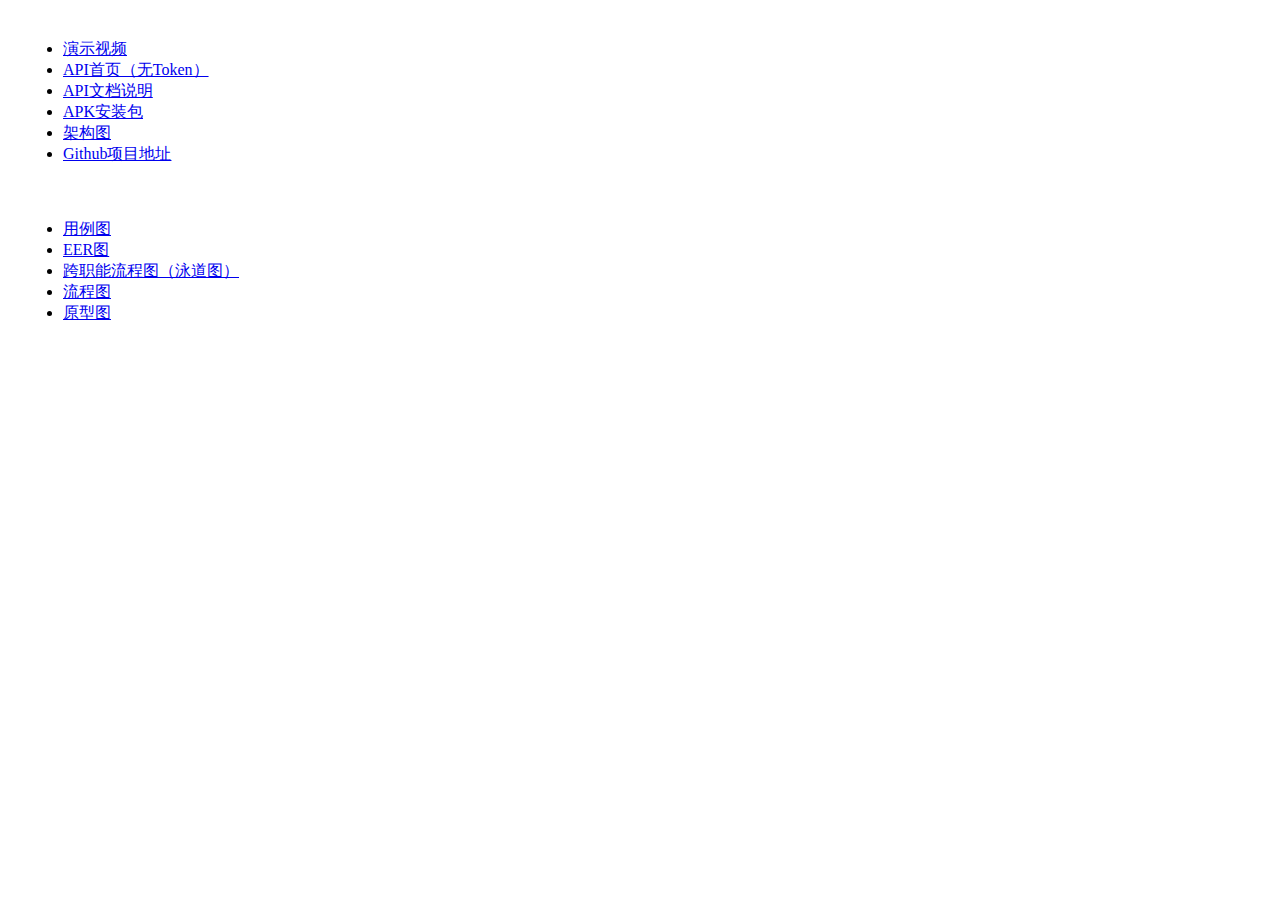
<file: demo/index.html>
<!DOCTYPE html>
<html lang="en">
<head>
    <meta charset="UTF-8">
    <title>RealFriend小组展示材料</title>
</head>
<body>
    <div style="padding: 15px">
        <ul>
        	<li><a href="http://lc-wHB0KIRg.cn-n1.lcfile.com/57245379d26f64d38345.mp4">演示视频</a></li>
            <li><a href="http://40.83.99.39/">API首页（无Token）</a></li>
            <li><a href="api.html">API文档说明</a></li>
            <li><a href="http://lc-s6yhJItt.cn-n1.lcfile.com/36700bbfd4898232e1c4.apk">APK安装包</a></li>
            <li><a href="img/framework.png">架构图</a></li>
            <li><a href="https://github.com/ACMoretxj/RealFriend">Github项目地址</a></li>
            <br /><br /><br />
            <li><a href="img/use-case.jpg">用例图</a></li>
            <li><a href="img/eer.jpg">EER图</a></li>
            <li><a href="img/cfpc.png">跨职能流程图（泳道图）</a></li>
            <li><a href="img/flow.png">流程图</a></li>
            <li><a href="proto/index.html">原型图</a></li>
        </ul>
    </div>
</body>
</html>
</file>
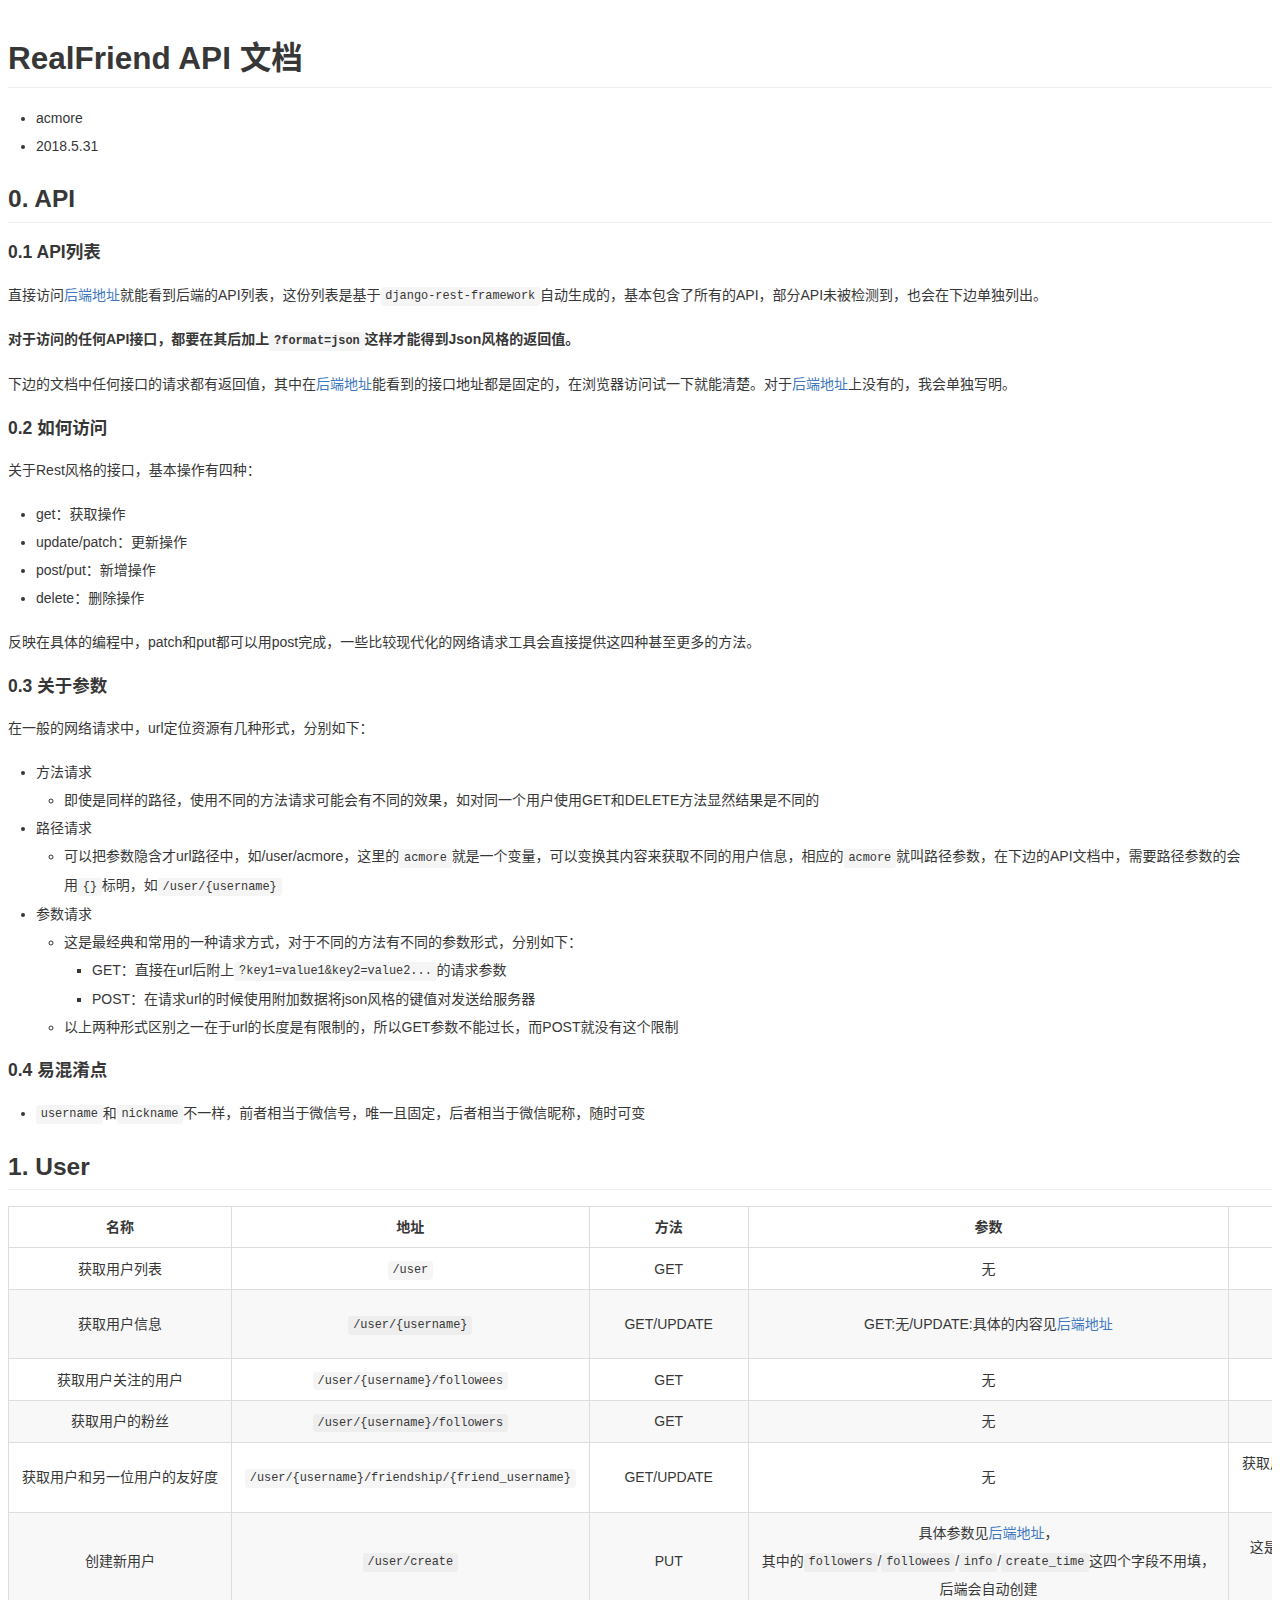
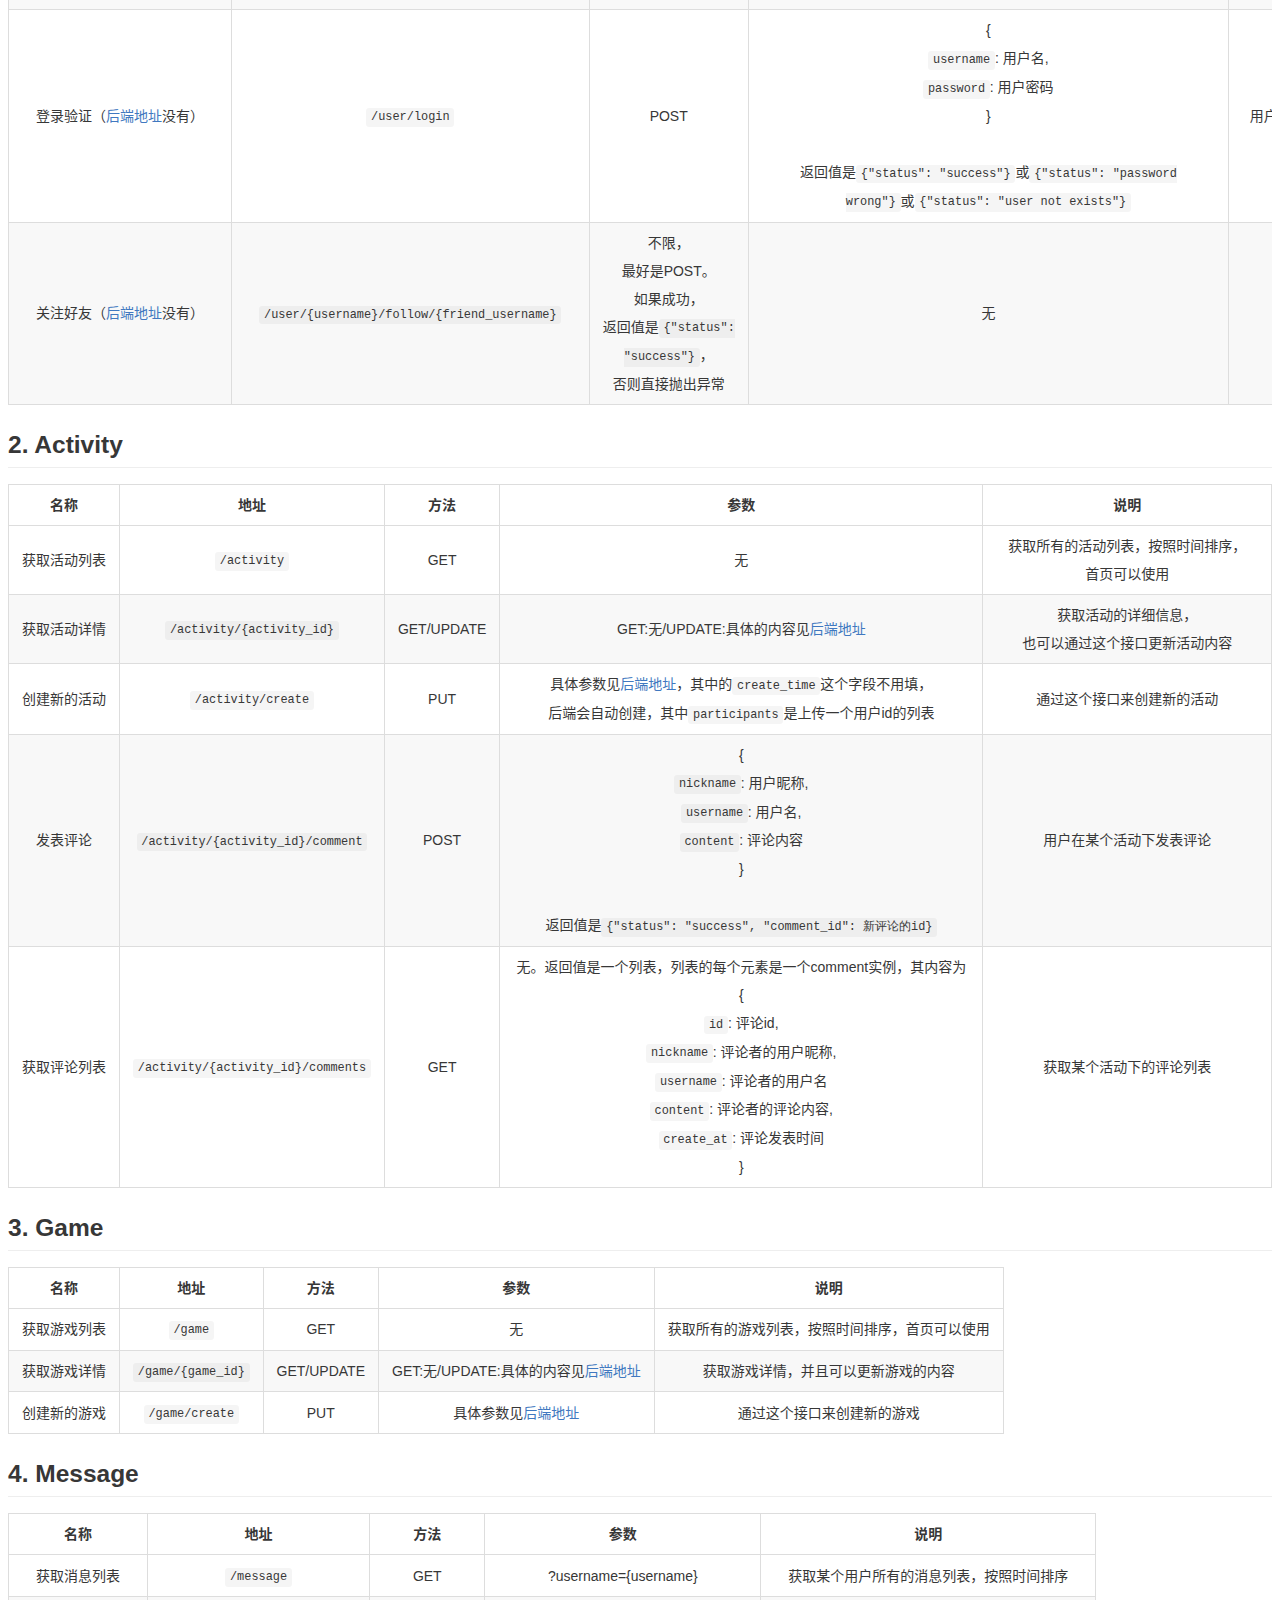
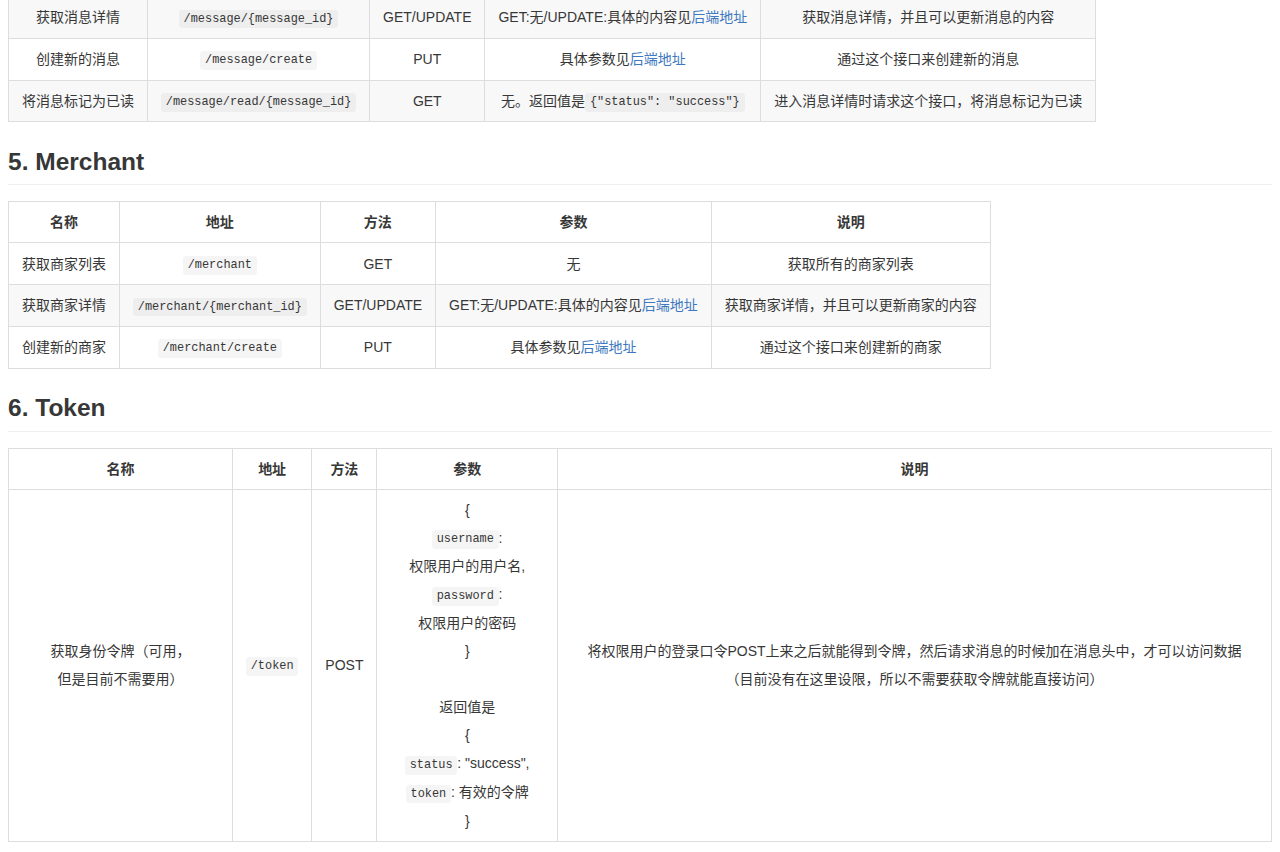
<file: demo/api.html>
<!doctype html>
<html>
<head><meta charset="utf-8"><style>#right-panel {
    background-color: #fff;
}

#right-panel .cover-top {
    background: linear-gradient(to bottom, #fff 50%, transparent);
}

#cover-bottom #cover-bottom-background-right {
    background: #fff;
}

@font-face {
  font-family: octicons-link;
  src: url([data-uri]) format('woff');
}

#container {
  -ms-text-size-adjust: 100%;
  -webkit-text-size-adjust: 100%;
  color: #373737;
  font-family: "Roboto", "Noto Sans", "Ubuntu", "Helvetica Neue", Helvetica, "Segoe UI", Arial, sans-serif, "Noto Sans CJK SC", "Source Han Sans SC", "Microsoft Yahei";
  font-size: 14px;
  line-height: 2;
  word-wrap: break-word;
  background-color: #fff;
}

#container a {
  background-color: transparent;
  -webkit-text-decoration-skip: objects;
}

#container a:active,
#container a:hover {
  outline-width: 0;
}

#container strong {
  font-weight: inherit;
}

#container strong {
  font-weight: bolder;
}

#container h1 {
  font-size: 2em;
  margin: 0.67em 0;
}

#container img {
  border-style: none;
}

#container svg:not(:root) {
  overflow: hidden;
}

#container code,
#container kbd,
#container pre {
  font-family: "Roboto Mono", "Ubuntu Mono", "Menlo", "Consolas", monospace;
  font-size: 1em;
}

#container hr {
  box-sizing: content-box;
  height: 0;
  overflow: visible;
}

#container input {
  font: inherit;
  margin: 0;
}

#container input {
  overflow: visible;
}

#container button:-moz-focusring,
#container [type="button"]:-moz-focusring,
#container [type="reset"]:-moz-focusring,
#container [type="submit"]:-moz-focusring {
  outline: 1px dotted ButtonText;
}

#container [type="checkbox"] {
  box-sizing: border-box;
  padding: 0;
}

#container table {
  border-spacing: 0;
  border-collapse: collapse;
}

#container td,
#container th {
  padding: 0;
}

#container * {
  box-sizing: border-box;
}

#container input {
  font: 13px/1.4 Helvetica, arial, nimbussansl, liberationsans, freesans, clean, sans-serif, "Apple Color Emoji", "Segoe UI Emoji", "Segoe UI Symbol";
}

#container a {
  color: #4078c0;
  text-decoration: none;
}

#container a:hover,
#container a:active {
  text-decoration: underline;
}

#container hr {
  height: 0;
  margin: 15px 0;
  overflow: hidden;
  background: transparent;
  border: 0;
  border-bottom: 1px solid #ddd;
}

#container hr::before {
  display: table;
  content: "";
}

#container hr::after {
  display: table;
  clear: both;
  content: "";
}

#container h1,
#container h2,
#container h3,
#container h4,
#container h5,
#container h6 {
  margin-top: 0;
  margin-bottom: 0;
  line-height: 1.5;
}

#container h1 {
  font-size: 30px;
}

#container h2 {
  font-size: 21px;
}

#container h3 {
  font-size: 16px;
}

#container h4 {
  font-size: 14px;
}

#container h5 {
  font-size: 12px;
}

#container h6 {
  font-size: 11px;
}

#container p {
  margin-top: 0;
  margin-bottom: 10px;
}

#container blockquote {
  margin: 0;
}

#container ul,
#container ol {
  padding-left: 0;
  margin-top: 0;
  margin-bottom: 0;
}

#container ol ol,
#container ul ol {
  list-style-type: lower-roman;
}

#container ul ul ol,
#container ul ol ol,
#container ol ul ol,
#container ol ol ol {
  list-style-type: lower-alpha;
}

#container dd {
  margin-left: 0;
}

#container code {
  font-family: "Roboto Mono", "Ubuntu Mono", "Menlo", "Consolas", monospace;
  font-size: 12px;
}

#container pre {
  margin-top: 0;
  margin-bottom: 0;
  font: 12px "Roboto Mono", "Ubuntu Mono", "Menlo", "Consolas", monospace;
}

#container .pl-0 {
  padding-left: 0 !important;
}

#container .pl-1 {
  padding-left: 3px !important;
}

#container .pl-2 {
  padding-left: 6px !important;
}

#container .pl-3 {
  padding-left: 12px !important;
}

#container .pl-4 {
  padding-left: 24px !important;
}

#container .pl-5 {
  padding-left: 36px !important;
}

#container .pl-6 {
  padding-left: 48px !important;
}

#container .form-select::-ms-expand {
  opacity: 0;
}

#container:before {
  display: table;
  content: "";
}

#container:after {
  display: table;
  clear: both;
  content: "";
}

#container>*:first-child {
  margin-top: 0 !important;
}

#container>*:last-child {
  margin-bottom: 0 !important;
}

#container a:not([href]) {
  color: inherit;
  text-decoration: none;
}

#container .anchor {
  display: inline-block;
  padding-right: 2px;
  margin-left: -18px;
}

#container .anchor:focus {
  outline: none;
}

#container h1,
#container h2,
#container h3,
#container h4,
#container h5,
#container h6 {
  margin-top: 1em;
  margin-bottom: 16px;
  font-weight: bold;
  line-height: 1.4;
}

#container h1 .octicon-link,
#container h2 .octicon-link,
#container h3 .octicon-link,
#container h4 .octicon-link,
#container h5 .octicon-link,
#container h6 .octicon-link {
  color: #000;
  vertical-align: middle;
  visibility: hidden;
}

#container h1:hover .anchor,
#container h2:hover .anchor,
#container h3:hover .anchor,
#container h4:hover .anchor,
#container h5:hover .anchor,
#container h6:hover .anchor {
  text-decoration: none;
}

#container h1:hover .anchor .octicon-link,
#container h2:hover .anchor .octicon-link,
#container h3:hover .anchor .octicon-link,
#container h4:hover .anchor .octicon-link,
#container h5:hover .anchor .octicon-link,
#container h6:hover .anchor .octicon-link {
  visibility: visible;
}

#container h1 {
  padding-bottom: 0.3em;
  font-size: 2.25em;
  line-height: 1.2;
  border-bottom: 1px solid #eee;
}

#container h1 .anchor {
  line-height: 1;
}

#container h2 {
  padding-bottom: 0.3em;
  font-size: 1.75em;
  line-height: 1.225;
  border-bottom: 1px solid #eee;
}

#container h2 .anchor {
  line-height: 1;
}

#container h3 {
  font-size: 1.5em;
  line-height: 1.43;
}

#container h3 .anchor {
  line-height: 1.2;
}

#container h4 {
  font-size: 1.25em;
}

#container h4 .anchor {
  line-height: 1.2;
}

#container h5 {
  font-size: 1em;
}

#container h5 .anchor {
  line-height: 1.1;
}

#container h6 {
  font-size: 1em;
  color: #777;
}

#container h6 .anchor {
  line-height: 1.1;
}

#container p,
#container blockquote,
#container ul,
#container ol,
#container dl,
#container table,
#container pre {
  margin-top: 0;
  margin-bottom: 16px;
}

#container hr {
  height: 4px;
  padding: 0;
  margin: 16px 0;
  background-color: #e7e7e7;
  border: 0 none;
}

#container ul,
#container ol {
  padding-left: 2em;
}

#container ul ul,
#container ul ol,
#container ol ol,
#container ol ul {
  margin-top: 0;
  margin-bottom: 0;
}

#container li>p {
  margin-top: 16px;
}

#container dl {
  padding: 0;
}

#container dl dt {
  padding: 0;
  margin-top: 16px;
  font-size: 1em;
  font-style: italic;
  font-weight: bold;
}

#container dl dd {
  padding: 0 16px;
  margin-bottom: 16px;
}

#container blockquote {
  padding: 0 15px;
  color: #777;
  border-left: 4px solid #ddd;
}

#container blockquote>:first-child {
  margin-top: 0;
}

#container blockquote>:last-child {
  margin-bottom: 0;
}

#container table {
  display: block;
  width: 100%;
  overflow: auto;
  word-break: normal;
  word-break: keep-all;
}

#container table th {
  font-weight: bold;
}

#container table th,
#container table td {
  padding: 6px 13px;
  border: 1px solid #ddd;
}

#container table tr {
  background-color: #fff;
  border-top: 1px solid #ccc;
}

#container table tr:nth-child(2n) {
  background-color: #f8f8f8;
}

#container img {
  max-width: 100%;
  box-sizing: content-box;
  background-color: #fff;
}

#container code {
  padding: 0;
  padding-top: 0.2em;
  padding-bottom: 0.2em;
  margin: 0;
  font-size: 85%;
  background-color: rgba(0,0,0,0.04);
  border-radius: 3px;
}

#container code:before,
#container code:after {
  letter-spacing: -0.2em;
  content: "\00a0";
}

#container pre>code {
  padding: 0;
  margin: 0;
  font-size: 100%;
  word-break: normal;
  white-space: pre;
  background: transparent;
  border: 0;
}

#container .highlight {
  margin-bottom: 16px;
}

#container .highlight pre,
#container pre {
  padding: 16px;
  overflow: auto;
  font-size: 85%;
  line-height: 1.45;
  background-color: #f7f7f7;
  border-radius: 3px;
}

#container .highlight pre {
  margin-bottom: 0;
  word-break: normal;
}

#container pre {
  word-wrap: normal;
}

#container pre code {
  display: inline;
  max-width: initial;
  padding: 0;
  margin: 0;
  overflow: initial;
  line-height: inherit;
  word-wrap: normal;
  background-color: transparent;
  border: 0;
}

#container pre code:before,
#container pre code:after {
  content: normal;
}

#container kbd {
  display: inline-block;
  padding: 3px 5px;
  font-size: 11px;
  line-height: 10px;
  color: #555;
  vertical-align: middle;
  background-color: #fcfcfc;
  border: solid 1px #ccc;
  border-bottom-color: #bbb;
  border-radius: 3px;
  box-shadow: inset 0 -1px 0 #bbb;
}

#container .pl-c {
  color: #969896;
}

#container .pl-c1,
#container .pl-s .pl-v {
  color: #0086b3;
}

#container .pl-e,
#container .pl-en {
  color: #795da3;
}

#container .pl-s .pl-s1,
#container .pl-smi {
  color: #333;
}

#container .pl-ent {
  color: #63a35c;
}

#container .pl-k {
  color: #a71d5d;
}

#container .pl-pds,
#container .pl-s,
#container .pl-s .pl-pse .pl-s1,
#container .pl-sr,
#container .pl-sr .pl-cce,
#container .pl-sr .pl-sra,
#container .pl-sr .pl-sre {
  color: #183691;
}

#container .pl-v {
  color: #ed6a43;
}

#container .pl-id {
  color: #b52a1d;
}

#container .pl-ii {
  background-color: #b52a1d;
  color: #f8f8f8;
}

#container .pl-sr .pl-cce {
  color: #63a35c;
  font-weight: bold;
}

#container .pl-ml {
  color: #693a17;
}

#container .pl-mh,
#container .pl-mh .pl-en,
#container .pl-ms {
  color: #1d3e81;
  font-weight: bold;
}

#container .pl-mq {
  color: #008080;
}

#container .pl-mi {
  color: #333;
  font-style: italic;
}

#container .pl-mb {
  color: #333;
  font-weight: bold;
}

#container .pl-md {
  background-color: #ffecec;
  color: #bd2c00;
}

#container .pl-mi1 {
  background-color: #eaffea;
  color: #55a532;
}

#container .pl-mdr {
  color: #795da3;
  font-weight: bold;
}

#container .pl-mo {
  color: #1d3e81;
}

#container kbd {
  display: inline-block;
  padding: 3px 5px;
  font: 11px "Roboto Mono", "Ubuntu Mono", "Menlo", "Consolas", monospace;
  line-height: 10px;
  color: #555;
  vertical-align: middle;
  background-color: #fcfcfc;
  border: solid 1px #ccc;
  border-bottom-color: #bbb;
  border-radius: 3px;
  box-shadow: inset 0 -1px 0 #bbb;
}

#container .full-commit .btn-outline:not(:disabled):hover {
  color: #4078c0;
  border: 1px solid #4078c0;
}

#container :checked+.radio-label {
  position: relative;
  z-index: 1;
  border-color: #4078c0;
}

#container .octicon {
  display: inline-block;
  vertical-align: text-top;
  fill: currentColor;
}

#container .task-list-item {
  list-style-type: none;
}

#container .task-list-item+.task-list-item {
  margin-top: 3px;
}

#container .task-list-item input {
  margin: 0 0.2em 0.25em -1.6em;
  vertical-align: middle;
}

#container hr {
  border-bottom-color: #eee;
}
</style></head><body id="container" class="export export-html"><span i="1"><h1 id="realfriend-api-">RealFriend API 文档</h1>
</span><span i="2"><ul>
<li><span i="2">acmore</span></li>
<li><span i="3">2018.5.31</span></li>
</ul>
</span><span i="6"><h2 id="0-api">0. API</h2>
</span><span i="7"><h4 id="0-1-api-">0.1 API列表</h4>
</span><span i="8"><p>直接访问<a href="http://real.chinanorth.cloudapp.chinacloudapi.cn/">后端地址</a>就能看到后端的API列表，这份列表是基于<code>django-rest-framework</code>自动生成的，基本包含了所有的API，部分API未被检测到，也会在下边单独列出。</p>
</span><span i="10"><p><strong>对于访问的任何API接口，都要在其后加上<code>?format=json</code>这样才能得到Json风格的返回值。</strong></p>
</span><span i="12"><p>下边的文档中任何接口的请求都有返回值，其中在<a href="http://real.chinanorth.cloudapp.chinacloudapi.cn/">后端地址</a>能看到的接口地址都是固定的，在浏览器访问试一下就能清楚。对于<a href="http://real.chinanorth.cloudapp.chinacloudapi.cn/">后端地址</a>上没有的，我会单独写明。</p>
</span><span i="14"><h4 id="0-2-">0.2 如何访问</h4>
</span><span i="15"><p>关于Rest风格的接口，基本操作有四种：</p>
</span><span i="16"><ul>
<li><span i="16">get：获取操作</span></li>
<li><span i="17">update/patch：更新操作</span></li>
<li><span i="18">post/put：新增操作</span></li>
<li><span i="19">delete：删除操作</span></li>
</ul>
</span><span i="22"><p>反映在具体的编程中，patch和put都可以用post完成，一些比较现代化的网络请求工具会直接提供这四种甚至更多的方法。</p>
</span><span i="24"><h4 id="0-3-">0.3 关于参数</h4>
</span><span i="25"><p>在一般的网络请求中，url定位资源有几种形式，分别如下：</p>
</span><span i="26"><ul>
<li><span i="26">方法请求</span><span i="27"><ul>
<li><span i="27">即使是同样的路径，使用不同的方法请求可能会有不同的效果，如对同一个用户使用GET和DELETE方法显然结果是不同的</span></li>
</ul>
</span></li>
<li><span i="28">路径请求</span><span i="29"><ul>
<li><span i="29">可以把参数隐含才url路径中，如/user/acmore，这里的<code>acmore</code>就是一个变量，可以变换其内容来获取不同的用户信息，相应的<code>acmore</code>就叫路径参数，在下边的API文档中，需要路径参数的会用<code>{}</code>标明，如<code>/user/{username}</code></span></li>
</ul>
</span></li>
<li><span i="30">参数请求</span><span i="31"><ul>
<li><span i="31">这是最经典和常用的一种请求方式，对于不同的方法有不同的参数形式，分别如下：</span><span i="32"><ul>
<li><span i="32">GET：直接在url后附上<code>?key1=value1&amp;key2=value2...</code>的请求参数</span></li>
<li><span i="33">POST：在请求url的时候使用附加数据将json风格的键值对发送给服务器</span></li>
</ul>
</span></li>
<li><span i="34">以上两种形式区别之一在于url的长度是有限制的，所以GET参数不能过长，而POST就没有这个限制</span></li>
</ul>
</span></li>
</ul>
</span><span i="37"><h4 id="0-4-">0.4 易混淆点</h4>
</span><span i="38"><ul>
<li><span i="38"><code>username</code>和<code>nickname</code>不一样，前者相当于微信号，唯一且固定，后者相当于微信昵称，随时可变</span></li>
</ul>
</span><span i="42"><h2 id="1-user">1. User</h2>
</span><span i="43"><table>
<thead>
<tr>
<th style="text-align:center">名称</th>
<th style="text-align:center">地址</th>
<th style="text-align:center">方法</th>
<th style="text-align:center">参数</th>
<th style="text-align:center">说明</th>
</tr>
</thead>
<tbody>
<tr>
<td style="text-align:center">获取用户列表</td>
<td style="text-align:center"><code>/user</code></td>
<td style="text-align:center">GET</td>
<td style="text-align:center">无</td>
<td style="text-align:center">这是后台检测状态的API，客户端用不到</td>
</tr>
<tr>
<td style="text-align:center">获取用户信息</td>
<td style="text-align:center"><code>/user/{username}</code></td>
<td style="text-align:center">GET/UPDATE</td>
<td style="text-align:center">GET:无/UPDATE:具体的内容见<a href="http://real.chinanorth.cloudapp.chinacloudapi.cn/">后端地址</a></td>
<td style="text-align:center">获取用户详细信息的API，同时使用UPDATE方法可以更新用户信息（只需要保持用户id不变）</td>
</tr>
<tr>
<td style="text-align:center">获取用户关注的用户</td>
<td style="text-align:center"><code>/user/{username}/followees</code></td>
<td style="text-align:center">GET</td>
<td style="text-align:center">无</td>
<td style="text-align:center">获取用户关注的人（而不是粉丝）</td>
</tr>
<tr>
<td style="text-align:center">获取用户的粉丝</td>
<td style="text-align:center"><code>/user/{username}/followers</code></td>
<td style="text-align:center">GET</td>
<td style="text-align:center">无</td>
<td style="text-align:center">获取用户的粉丝（关注用户的人）</td>
</tr>
<tr>
<td style="text-align:center">获取用户和另一位用户的友好度</td>
<td style="text-align:center"><code>/user/{username}/friendship/{friend_username}</code></td>
<td style="text-align:center">GET/UPDATE</td>
<td style="text-align:center">无</td>
<td style="text-align:center">获取用户名为<code>username</code>的用户和用户名为<code>friend_username</code>的用户之间的友好度，并且可以通过这个接口来更新数值</td>
</tr>
<tr>
<td style="text-align:center">创建新用户</td>
<td style="text-align:center"><code>/user/create</code></td>
<td style="text-align:center">PUT</td>
<td style="text-align:center">具体参数见<a href="http://real.chinanorth.cloudapp.chinacloudapi.cn/">后端地址</a>，其中的<code>followers</code>/<code>followees</code>/<code>info</code>/<code>create_time</code>这四个字段不用填，后端会自动创建</td>
<td style="text-align:center">这是用户注册时使用的接口，如果请求成功则说明用户注册成功，否则说明失败，具体的失败信息现在还没做</td>
</tr>
<tr>
<td style="text-align:center">登录验证（<a href="http://real.chinanorth.cloudapp.chinacloudapi.cn/">后端地址</a>没有）</td>
<td style="text-align:center"><code>/user/login</code></td>
<td style="text-align:center">POST</td>
<td style="text-align:center">{<br><code>username</code>: 用户名,<br><code>password</code>: 用户密码<br>}<br><br>返回值是<code>{"status": "success"}</code>或<code>{"status": "password wrong"}</code>或<code>{"status": "user not exists"}</code></td>
<td style="text-align:center">用户的登录验证，返回三种状态分别表示登录成功、用户密码错误以及用户不存在</td>
</tr>
<tr>
<td style="text-align:center">关注好友（<a href="http://real.chinanorth.cloudapp.chinacloudapi.cn/">后端地址</a>没有）</td>
<td style="text-align:center"><code>/user/{username}/follow/{friend_username}</code></td>
<td style="text-align:center">不限，最好是POST。如果成功，返回值是<code>{"status": "success"}</code>，否则直接抛出异常</td>
<td style="text-align:center">无</td>
<td style="text-align:center">用户名为<code>username</code>的用户关注用户名为<code>friend_username</code>的用户</td>
</tr>
</tbody>
</table>
</span><span i="54"><h2 id="2-activity">2. Activity</h2>
</span><span i="55"><table>
<thead>
<tr>
<th style="text-align:center">名称</th>
<th style="text-align:center">地址</th>
<th style="text-align:center">方法</th>
<th style="text-align:center">参数</th>
<th style="text-align:center">说明</th>
</tr>
</thead>
<tbody>
<tr>
<td style="text-align:center">获取活动列表</td>
<td style="text-align:center"><code>/activity</code></td>
<td style="text-align:center">GET</td>
<td style="text-align:center">无</td>
<td style="text-align:center">获取所有的活动列表，按照时间排序，首页可以使用</td>
</tr>
<tr>
<td style="text-align:center">获取活动详情</td>
<td style="text-align:center"><code>/activity/{activity_id}</code></td>
<td style="text-align:center">GET/UPDATE</td>
<td style="text-align:center">GET:无/UPDATE:具体的内容见<a href="http://real.chinanorth.cloudapp.chinacloudapi.cn/">后端地址</a></td>
<td style="text-align:center">获取活动的详细信息，也可以通过这个接口更新活动内容</td>
</tr>
<tr>
<td style="text-align:center">创建新的活动</td>
<td style="text-align:center"><code>/activity/create</code></td>
<td style="text-align:center">PUT</td>
<td style="text-align:center">具体参数见<a href="http://real.chinanorth.cloudapp.chinacloudapi.cn/">后端地址</a>，其中的<code>create_time</code>这个字段不用填，后端会自动创建，其中<code>participants</code>是上传一个用户id的列表</td>
<td style="text-align:center">通过这个接口来创建新的活动</td>
</tr>
<tr>
<td style="text-align:center">发表评论</td>
<td style="text-align:center"><code>/activity/{activity_id}/comment</code></td>
<td style="text-align:center">POST</td>
<td style="text-align:center">{<br><code>nickname</code>: 用户昵称,<br><code>username</code>: 用户名,<br><code>content</code>: 评论内容<br>}<br><br>返回值是<code>{"status": "success", "comment_id": 新评论的id}</code></td>
<td style="text-align:center">用户在某个活动下发表评论</td>
</tr>
<tr>
<td style="text-align:center">获取评论列表</td>
<td style="text-align:center"><code>/activity/{activity_id}/comments</code></td>
<td style="text-align:center">GET</td>
<td style="text-align:center">无。返回值是一个列表，列表的每个元素是一个comment实例，其内容为<br>{<br><code>id</code>: 评论id,<br><code>nickname</code>: 评论者的用户昵称,<br><code>username</code>: 评论者的用户名<br><code>content</code>: 评论者的评论内容,<br><code>create_at</code>: 评论发表时间<br>}</td>
<td style="text-align:center">获取某个活动下的评论列表</td>
</tr>
</tbody>
</table>
</span><span i="63"><h2 id="3-game">3. Game</h2>
</span><span i="64"><table>
<thead>
<tr>
<th style="text-align:center">名称</th>
<th style="text-align:center">地址</th>
<th style="text-align:center">方法</th>
<th style="text-align:center">参数</th>
<th style="text-align:center">说明</th>
</tr>
</thead>
<tbody>
<tr>
<td style="text-align:center">获取游戏列表</td>
<td style="text-align:center"><code>/game</code></td>
<td style="text-align:center">GET</td>
<td style="text-align:center">无</td>
<td style="text-align:center">获取所有的游戏列表，按照时间排序，首页可以使用</td>
</tr>
<tr>
<td style="text-align:center">获取游戏详情</td>
<td style="text-align:center"><code>/game/{game_id}</code></td>
<td style="text-align:center">GET/UPDATE</td>
<td style="text-align:center">GET:无/UPDATE:具体的内容见<a href="http://real.chinanorth.cloudapp.chinacloudapi.cn/">后端地址</a></td>
<td style="text-align:center">获取游戏详情，并且可以更新游戏的内容</td>
</tr>
<tr>
<td style="text-align:center">创建新的游戏</td>
<td style="text-align:center"><code>/game/create</code></td>
<td style="text-align:center">PUT</td>
<td style="text-align:center">具体参数见<a href="http://real.chinanorth.cloudapp.chinacloudapi.cn/">后端地址</a></td>
<td style="text-align:center">通过这个接口来创建新的游戏</td>
</tr>
</tbody>
</table>
</span><span i="70"><h2 id="4-message">4. Message</h2>
</span><span i="71"><table>
<thead>
<tr>
<th style="text-align:center">名称</th>
<th style="text-align:center">地址</th>
<th style="text-align:center">方法</th>
<th style="text-align:center">参数</th>
<th style="text-align:center">说明</th>
</tr>
</thead>
<tbody>
<tr>
<td style="text-align:center">获取消息列表</td>
<td style="text-align:center"><code>/message</code></td>
<td style="text-align:center">GET</td>
<td style="text-align:center">?username={username}</td>
<td style="text-align:center">获取某个用户所有的消息列表，按照时间排序</td>
</tr>
<tr>
<td style="text-align:center">获取消息详情</td>
<td style="text-align:center"><code>/message/{message_id}</code></td>
<td style="text-align:center">GET/UPDATE</td>
<td style="text-align:center">GET:无/UPDATE:具体的内容见<a href="http://real.chinanorth.cloudapp.chinacloudapi.cn/">后端地址</a></td>
<td style="text-align:center">获取消息详情，并且可以更新消息的内容</td>
</tr>
<tr>
<td style="text-align:center">创建新的消息</td>
<td style="text-align:center"><code>/message/create</code></td>
<td style="text-align:center">PUT</td>
<td style="text-align:center">具体参数见<a href="http://real.chinanorth.cloudapp.chinacloudapi.cn/">后端地址</a></td>
<td style="text-align:center">通过这个接口来创建新的消息</td>
</tr>
<tr>
<td style="text-align:center">将消息标记为已读</td>
<td style="text-align:center"><code>/message/read/{message_id}</code></td>
<td style="text-align:center">GET</td>
<td style="text-align:center">无。返回值是<code>{"status": "success"}</code></td>
<td style="text-align:center">进入消息详情时请求这个接口，将消息标记为已读</td>
</tr>
</tbody>
</table>
</span><span i="78"><h2 id="5-merchant">5. Merchant</h2>
</span><span i="79"><table>
<thead>
<tr>
<th style="text-align:center">名称</th>
<th style="text-align:center">地址</th>
<th style="text-align:center">方法</th>
<th style="text-align:center">参数</th>
<th style="text-align:center">说明</th>
</tr>
</thead>
<tbody>
<tr>
<td style="text-align:center">获取商家列表</td>
<td style="text-align:center"><code>/merchant</code></td>
<td style="text-align:center">GET</td>
<td style="text-align:center">无</td>
<td style="text-align:center">获取所有的商家列表</td>
</tr>
<tr>
<td style="text-align:center">获取商家详情</td>
<td style="text-align:center"><code>/merchant/{merchant_id}</code></td>
<td style="text-align:center">GET/UPDATE</td>
<td style="text-align:center">GET:无/UPDATE:具体的内容见<a href="http://real.chinanorth.cloudapp.chinacloudapi.cn/">后端地址</a></td>
<td style="text-align:center">获取商家详情，并且可以更新商家的内容</td>
</tr>
<tr>
<td style="text-align:center">创建新的商家</td>
<td style="text-align:center"><code>/merchant/create</code></td>
<td style="text-align:center">PUT</td>
<td style="text-align:center">具体参数见<a href="http://real.chinanorth.cloudapp.chinacloudapi.cn/">后端地址</a></td>
<td style="text-align:center">通过这个接口来创建新的商家</td>
</tr>
</tbody>
</table>
</span><span i="85"><h2 id="6-token">6. Token</h2>
</span><span i="86"><table>
<thead>
<tr>
<th style="text-align:center">名称</th>
<th style="text-align:center">地址</th>
<th style="text-align:center">方法</th>
<th style="text-align:center">参数</th>
<th style="text-align:center">说明</th>
</tr>
</thead>
<tbody>
<tr>
<td style="text-align:center">获取身份令牌（可用，但是目前不需要用）</td>
<td style="text-align:center"><code>/token</code></td>
<td style="text-align:center">POST</td>
<td style="text-align:center">{<br><code>username</code>: 权限用户的用户名,<br><code>password</code>: 权限用户的密码<br>}<br><br>返回值是<br>{<br><code>status</code>: "success",<br><code>token</code>: 有效的令牌<br>}</td>
<td style="text-align:center">将权限用户的登录口令POST上来之后就能得到令牌，然后请求消息的时候加在消息头中，才可以访问数据（目前没有在这里设限，所以不需要获取令牌就能直接访问）</td>
</tr>
</tbody>
</table>
</span><span i="90"><hr>
</span></body>
</html>
</file>
